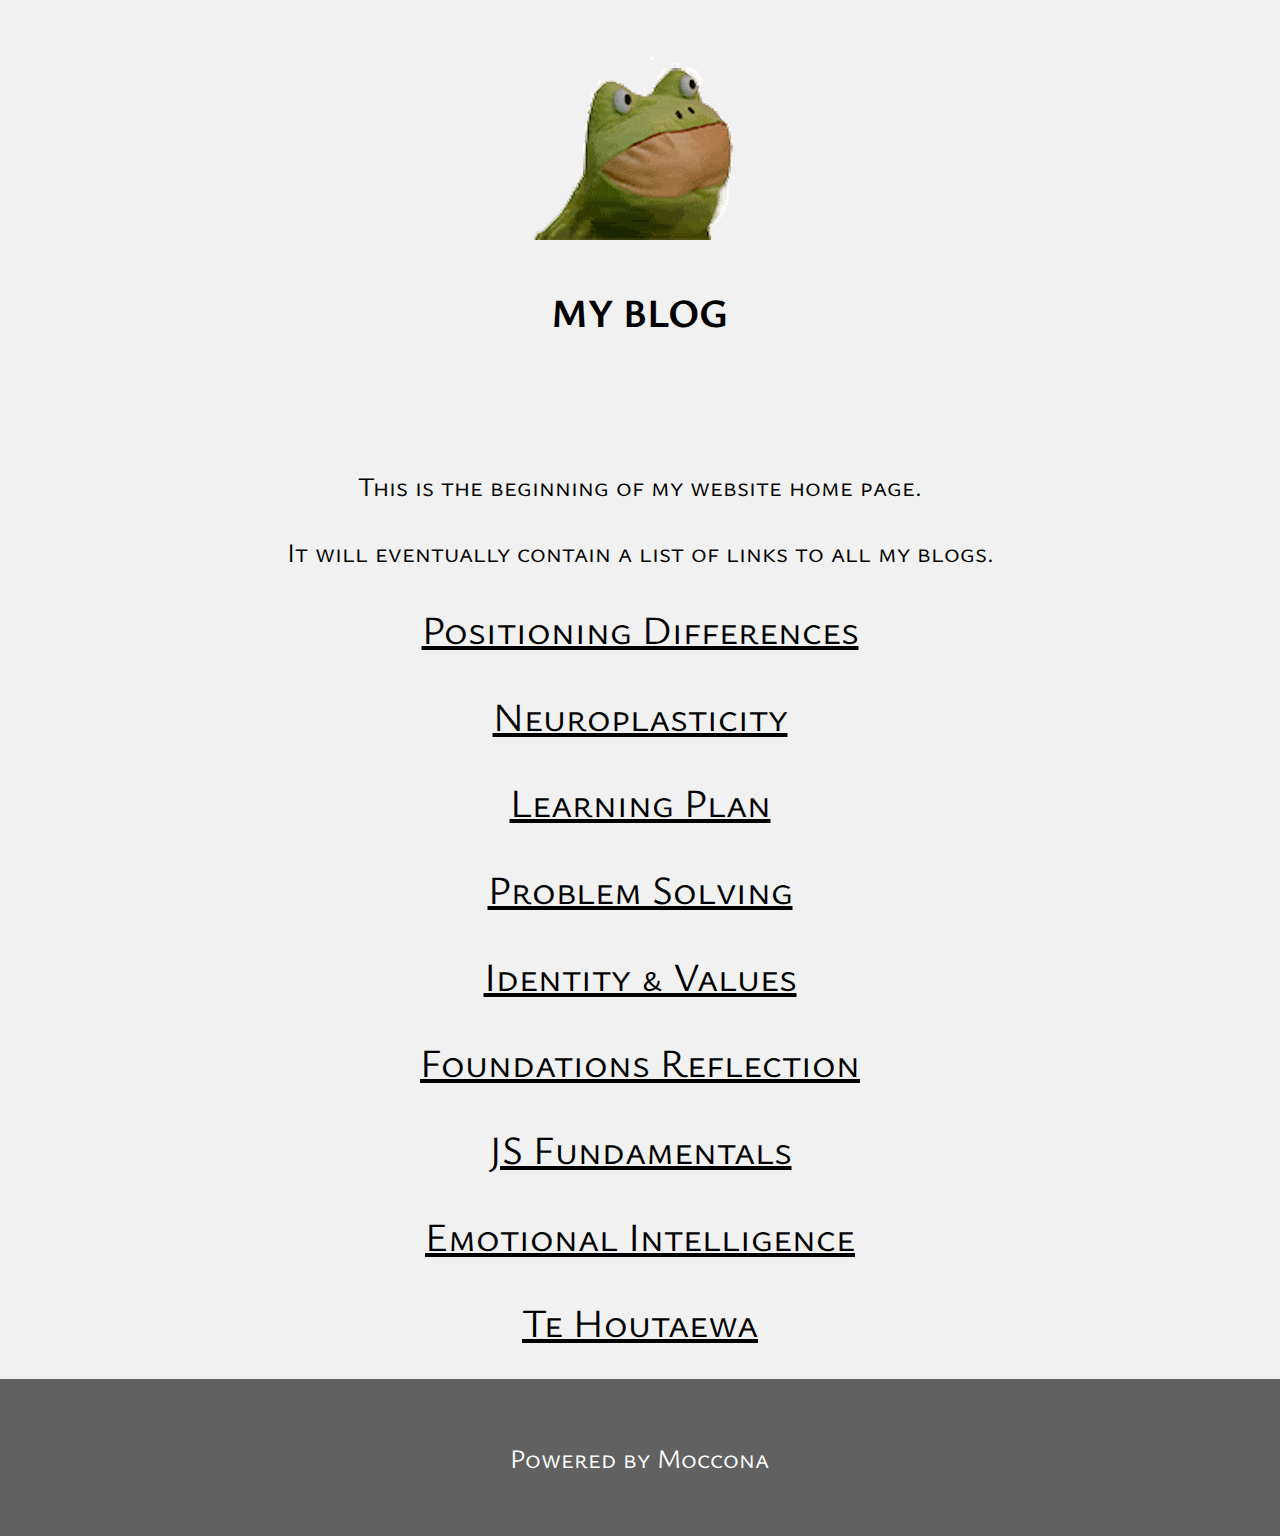
<file: index.html>
<!DOCTYPE html>
<html>
<head>
<title>Well Blog</title>
<meta charset="UTF-8">
<meta name="viewport" content="width=device-width, initial-scale=1">
<link rel="stylesheet" href="https://www.w3schools.com/w3css/4/w3.css">
<link rel="stylesheet" href="https://fonts.googleapis.com/css?family=Raleway">
<style>
body,h1,h2,h3,h4,h5 {font-family: "Raleway", sans-serif}
</style>
</head>
<body class="w3-light-grey">
    <meta name="viewport" content="width=device-width, initial-scale=1" />
    <img src="styles/200-1462683735.gif">
    <link rel="preconnect" href="https://fonts.googleapis.com">
    <link rel="preconnect" href="https://fonts.gstatic.com" crossorigin>
    <link href="https://fonts.googleapis.com/css2?family=Ysabeau+SC&display=swap" rel="stylesheet">
    <title>Well Blog</title>
    <link href="./styles/main.css" rel="stylesheet" type="text/css" />
    <header class="w3-container w3-center w3-padding-32"> 
      <h1><b>MY BLOG</b></h1>
  
</header>
    <p> This is the beginning of my website home page.</p>
    <p> It will eventually contain a list of links to all my blogs. </p>

    <p> <a href="blog/Positioning-Differences.html">Positioning Differences</a> </p>
    <p> <a href="blog/neuroplasticity.html">Neuroplasticity</a></p>
    <p> <a href="blog/learning-plan.html">Learning Plan</a> </p>
    <p> <a href="blog/problem-solving.html">Problem Solving</a></p>
    <p> <a href="blog/identity-values.html">Identity & Values</a> </p>
    <p> <a href="blog/foundations-reflection.html">Foundations Reflection</a></p>
    <p> <a href="blog/javascript-dom.html">JS Fundamentals</a></p>

    <p> <a href="blog/emotional-intelligence.html">Emotional Intelligence</a> </p>
 
    <p> <a href="blog/te-houtaewa-template.html">Te Houtaewa </a> </p>

    <footer class="w3-container w3-dark-grey w3-padding-32 w3-margin-top">
      
      <p>Powered by Moccona</a></p>
    </footer>

    </body>
  
</html>
</file>
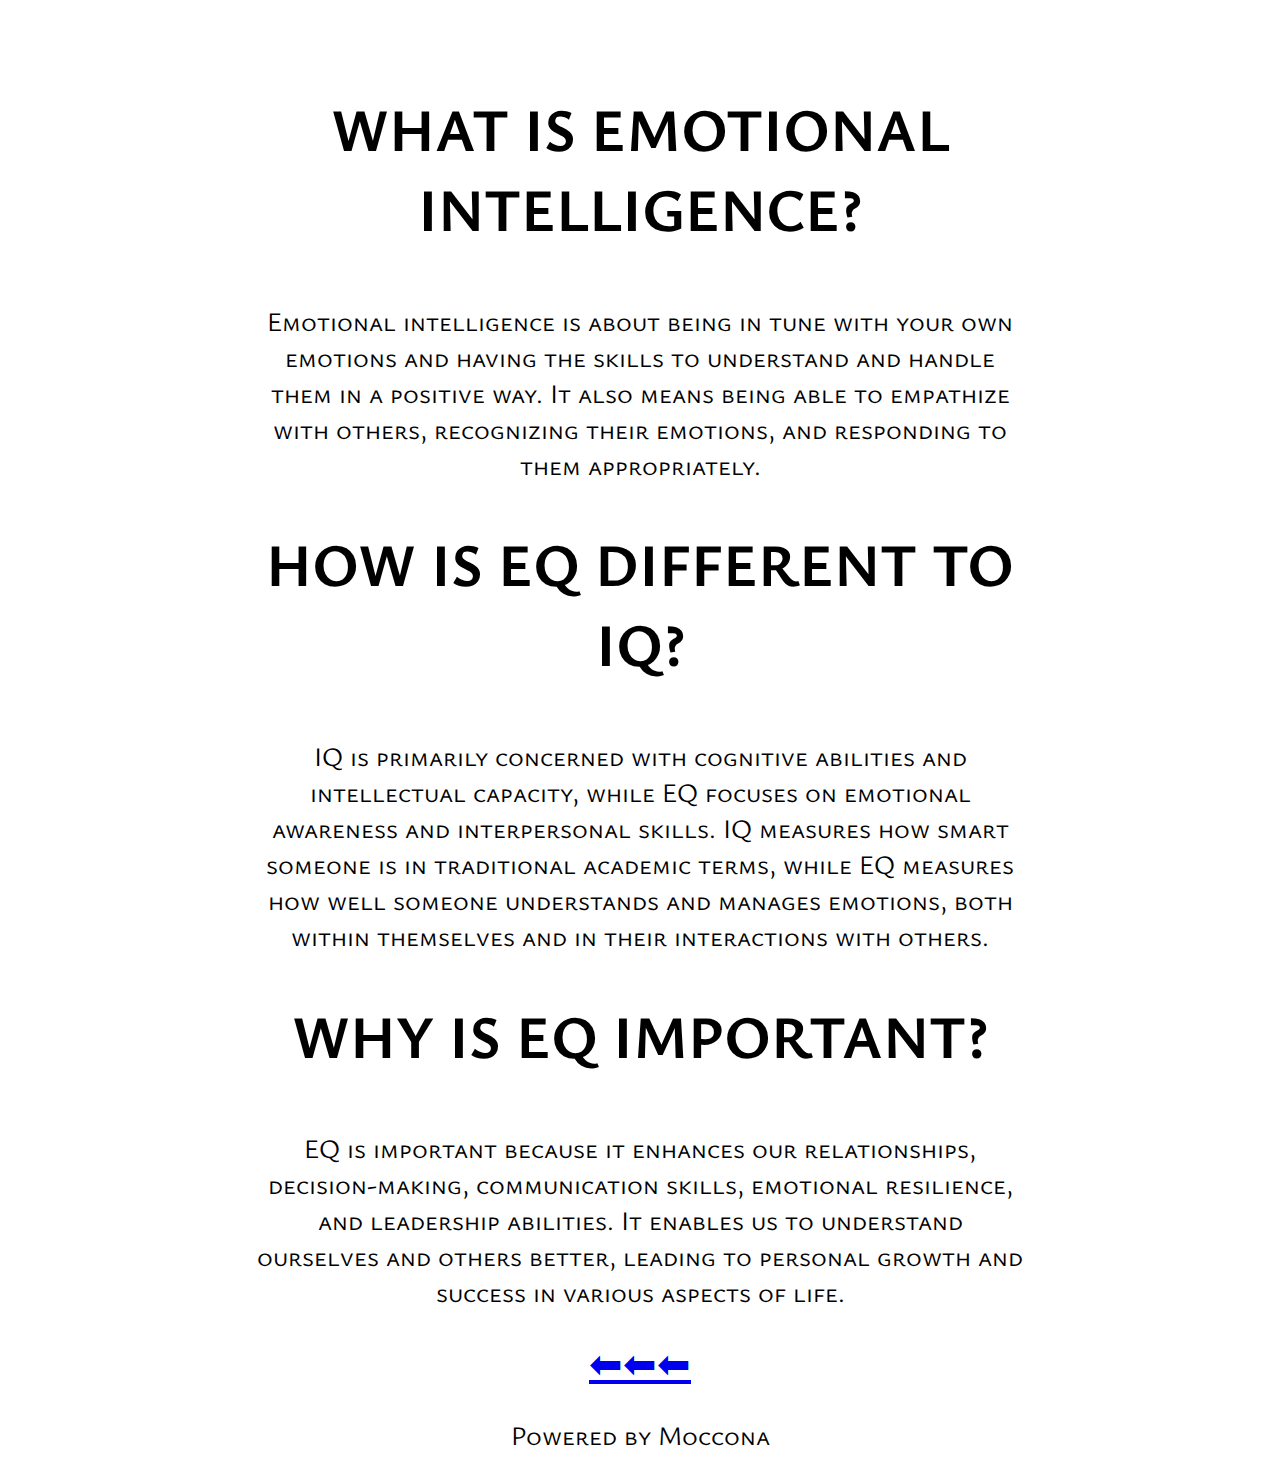
<file: blog/emotional-intelligence.html>
<!DOCTYPE html>
<html>
  <head>
    <meta name="viewport" content="width=device-width, initial-scale=1" />
    <link rel="preconnect" href="https://fonts.googleapis.com" />
    <link rel="preconnect" href="https://fonts.gstatic.com" crossorigin />
    <link
      href="https://fonts.googleapis.com/css2?family=Ysabeau+SC&display=swap"
      rel="stylesheet"
    />
    <title>Well Blog</title>
    <link href="../styles/main.css" rel="stylesheet" type="text/css" />
  </head>
  <body class="w3-light-grey">
    <h1 class="title">WHAT IS EMOTIONAL INTELLIGENCE?</h1>
    <p>
      Emotional intelligence is about being in tune with your own emotions and
      having the skills to understand and handle them in a positive way. It also
      means being able to empathize with others, recognizing their emotions, and
      responding to them appropriately.
    </p>

    <h1 class="title">HOW IS EQ DIFFERENT TO IQ?</h1>

    <p>
      IQ is primarily concerned with cognitive abilities and intellectual
      capacity, while EQ focuses on emotional awareness and interpersonal
      skills. IQ measures how smart someone is in traditional academic terms,
      while EQ measures how well someone understands and manages emotions, both
      within themselves and in their interactions with others.
    </p>

    <h1 class="title">WHY IS EQ IMPORTANT?</h1>

    <p>
      EQ is important because it enhances our relationships, decision-making,
      communication skills, emotional resilience, and leadership abilities. It
      enables us to understand ourselves and others better, leading to personal
      growth and success in various aspects of life.
    </p>

    <p><a href="../index.html">⬅⬅⬅ </a></p>
    <footer class="w3-container w3-dark-grey w3-padding-32 w3-margin-top">
      
      <p>Powered by Moccona</a></p>
    </footer>
  </body>
</html>
</file>
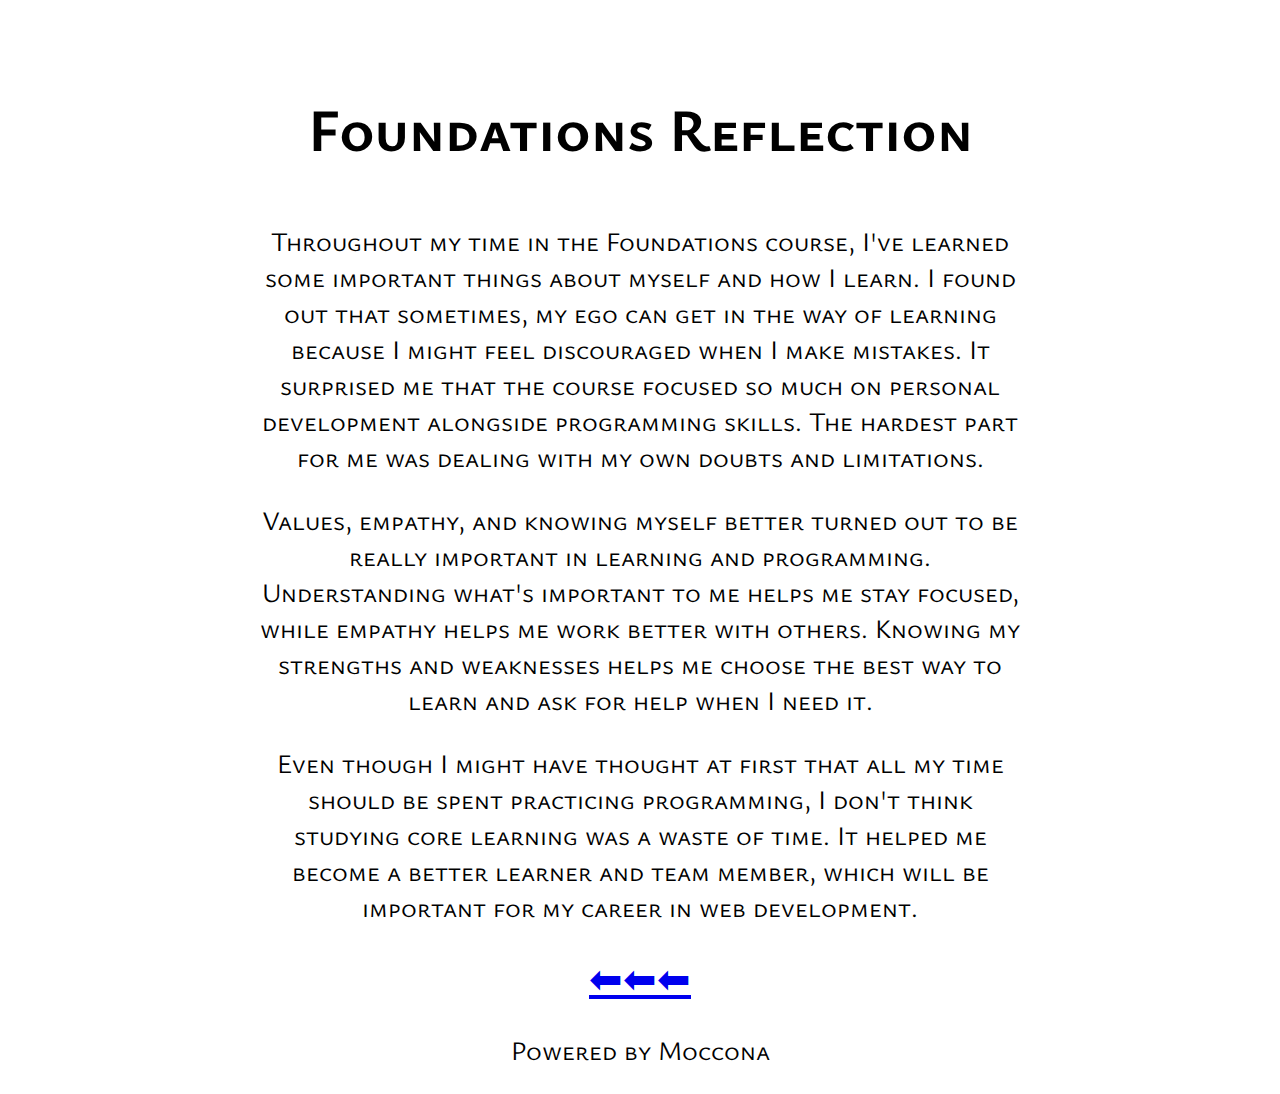
<file: blog/foundations-reflection.html>
<!DOCTYPE html>
<html>
  <head>
    <meta name="viewport" content="width=device-width, initial-scale=1" />
    <link rel="preconnect" href="https://fonts.googleapis.com" />
    <link rel="preconnect" href="https://fonts.gstatic.com" crossorigin />
    <link
      href="https://fonts.googleapis.com/css2?family=Ysabeau+SC&display=swap"
      rel="stylesheet"
    />
    <title>Well Blog</title>
    <link href="../styles/main.css" rel="stylesheet" type="text/css" />
  </head>
  <body class="w3-light-grey">
    <h1 class="title">Foundations Reflection</h1>
    <p>
      Throughout my time in the Foundations course, I've learned some important things about myself and how I learn. I found out that sometimes, my ego can get in the way of learning because I might feel discouraged when I make mistakes. It surprised me that the course focused so much on personal development alongside programming skills. The hardest part for me was dealing with my own doubts and limitations.
    </p>
    <p>Values, empathy, and knowing myself better turned out to be really important in learning and programming. Understanding what's important to me helps me stay focused, while empathy helps me work better with others. Knowing my strengths and weaknesses helps me choose the best way to learn and ask for help when I need it.</p>
    <p>Even though I might have thought at first that all my time should be spent practicing programming, I don't think studying core learning was a waste of time. It helped me become a better learner and team member, which will be important for my career in web development.</p>
    <p><a href="../index.html">⬅⬅⬅ </a></p>
    <footer class="w3-container w3-dark-grey w3-padding-32 w3-margin-top">
      
      <p>Powered by Moccona</a></p>
    </footer>
  </body>
</html>
</file>
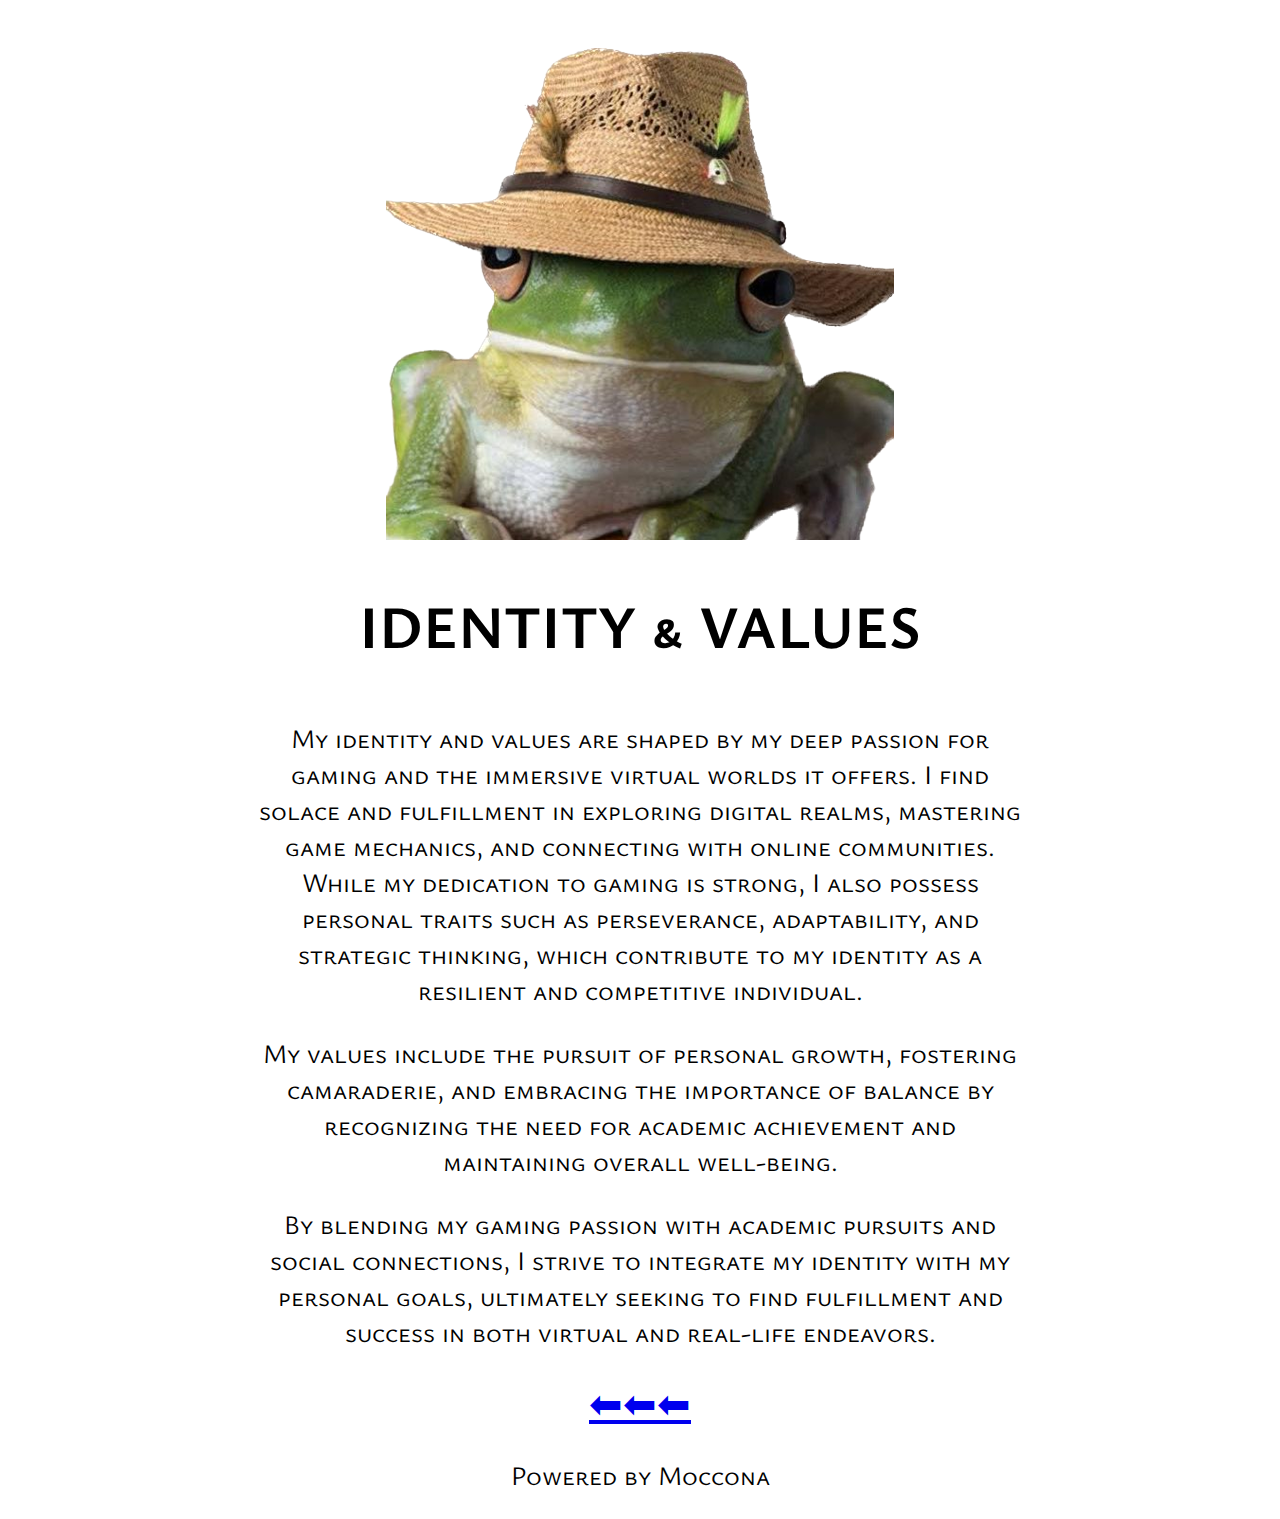
<file: blog/identity-values.html>
<!DOCTYPE html>
<html>
  <head>
    <meta name="viewport" content="width=device-width, initial-scale=1" />
    <img src="../styles/frog2.png" />
    <link rel="preconnect" href="https://fonts.googleapis.com" />
    <link rel="preconnect" href="https://fonts.gstatic.com" crossorigin />
    <link
      href="https://fonts.googleapis.com/css2?family=Ysabeau+SC&display=swap"
      rel="stylesheet"
    />
    <title>Well Blog</title>
    <link href="../styles/main.css" rel="stylesheet" type="text/css" />
  </head>

  <body class="w3-light-grey">
    <h1 class="title">IDENTITY & VALUES</h1>

    <p>
      My identity and values are shaped by my deep passion for gaming and the
      immersive virtual worlds it offers. I find solace and fulfillment in
      exploring digital realms, mastering game mechanics, and connecting with
      online communities. While my dedication to gaming is strong, I also
      possess personal traits such as perseverance, adaptability, and strategic
      thinking, which contribute to my identity as a resilient and competitive
      individual. </p>

      <p>
      
      My values include the pursuit of personal growth, fostering
      camaraderie, and embracing the importance of balance by recognizing the
      need for academic achievement and maintaining overall well-being. 
      </p>
      <p>
      By
      blending my gaming passion with academic pursuits and social connections,
      I strive to integrate my identity with my personal goals, ultimately seeking to find fulfillment and success in
      both virtual and real-life endeavors.
    </p>

    <p><a href="../index.html">⬅⬅⬅ </a></p>
    <footer class="w3-container w3-dark-grey w3-padding-32 w3-margin-top">
      
      <p>Powered by Moccona</a></p>
    </footer>
  </body>
</html>
</file>
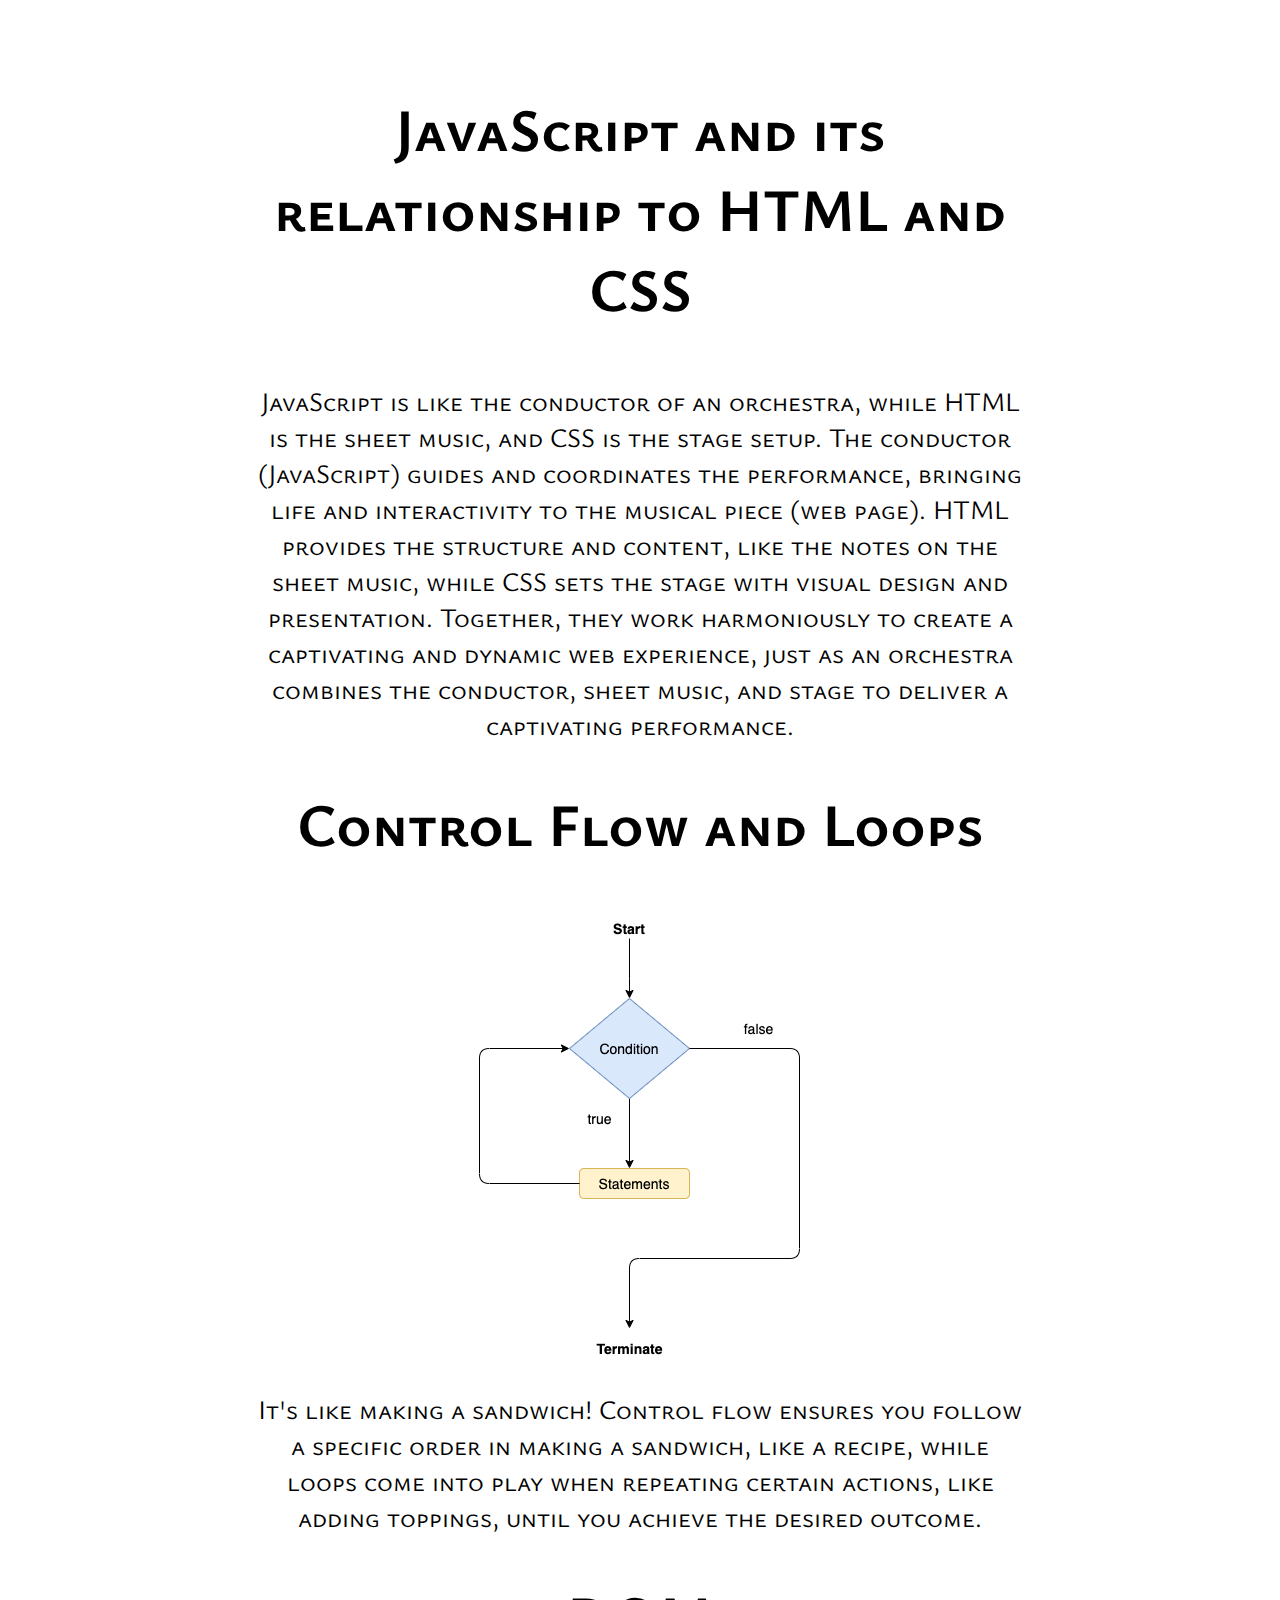
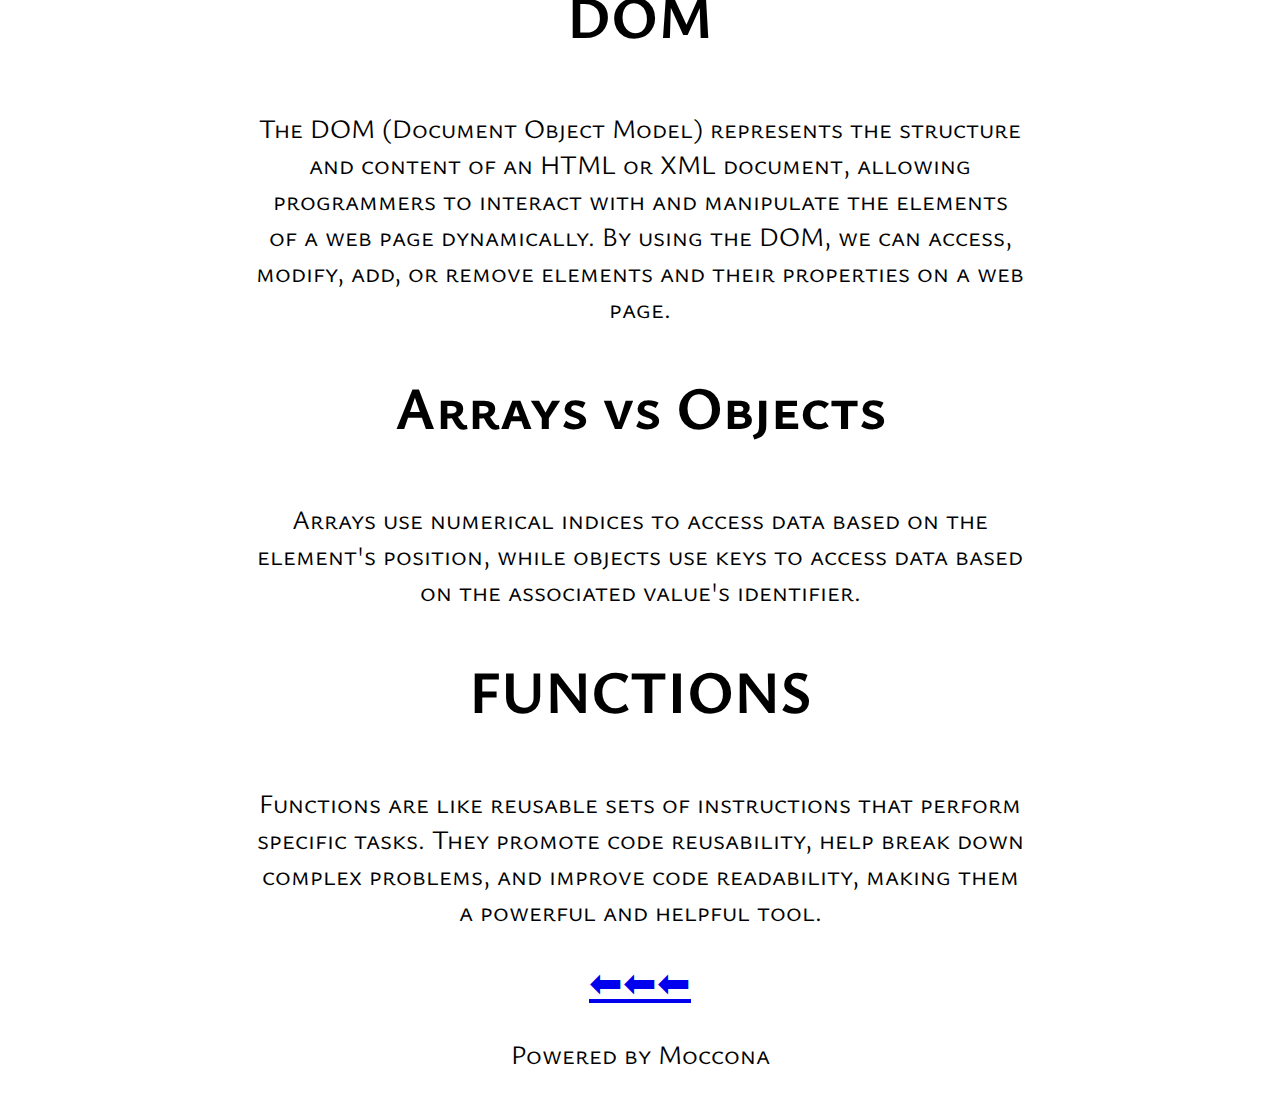
<file: blog/javascript-dom.html>
<!DOCTYPE html>
<html>
  <head>
    <meta name="viewport" content="width=device-width, initial-scale=1" />
    <link rel="preconnect" href="https://fonts.googleapis.com" />
    <link rel="preconnect" href="https://fonts.gstatic.com" crossorigin />
    <link
      href="https://fonts.googleapis.com/css2?family=Ysabeau+SC&display=swap"
      rel="stylesheet"
    />
    <title>Well Blog</title>
    <link href="../styles/main.css" rel="stylesheet" type="text/css" />
  </head>
  <body class="w3-light-grey">
    <h1 class="title">JavaScript and its relationship to HTML and CSS</h1>
    <p>
      JavaScript is like the conductor of an orchestra, while HTML is the sheet
      music, and CSS is the stage setup. The conductor (JavaScript) guides and
      coordinates the performance, bringing life and interactivity to the
      musical piece (web page). HTML provides the structure and content, like
      the notes on the sheet music, while CSS sets the stage with visual design
      and presentation. Together, they work harmoniously to create a captivating
      and dynamic web experience, just as an orchestra combines the conductor,
      sheet music, and stage to deliver a captivating performance.
    </p>
    <h1 class="title">Control Flow and Loops</h1>
    <img src="../styles/control-flow-in-java2.png" />
    <p>
      It's like making a sandwich! Control flow ensures you follow a specific
      order in making a sandwich, like a recipe, while loops come into play when
      repeating certain actions, like adding toppings, until you achieve the
      desired outcome.
    </p>
    <h1 class="title">DOM</h1>
    <p>
      The DOM (Document Object Model) represents the structure and content of an
      HTML or XML document, allowing programmers to interact with and manipulate
      the elements of a web page dynamically. By using the DOM, we can access,
      modify, add, or remove elements and their properties on a web page.
    </p>

    <h1 class="title">Arrays vs Objects</h1>

    <p>
      Arrays use numerical indices to access data based on the element's
      position, while objects use keys to access data based on the associated
      value's identifier.
    </p>

    <h1 class="title">FUNCTIONS</h1>

    <p>
      Functions are like reusable sets of instructions that perform specific
      tasks. They promote code reusability, help break down complex problems,
      and improve code readability, making them a powerful and helpful tool.
    </p>
    <p><a href="../index.html">⬅⬅⬅ </a></p>
    <footer class="w3-container w3-dark-grey w3-padding-32 w3-margin-top">
      
      <p>Powered by Moccona</a></p>
    </footer>
  </body>
</html>
</file>
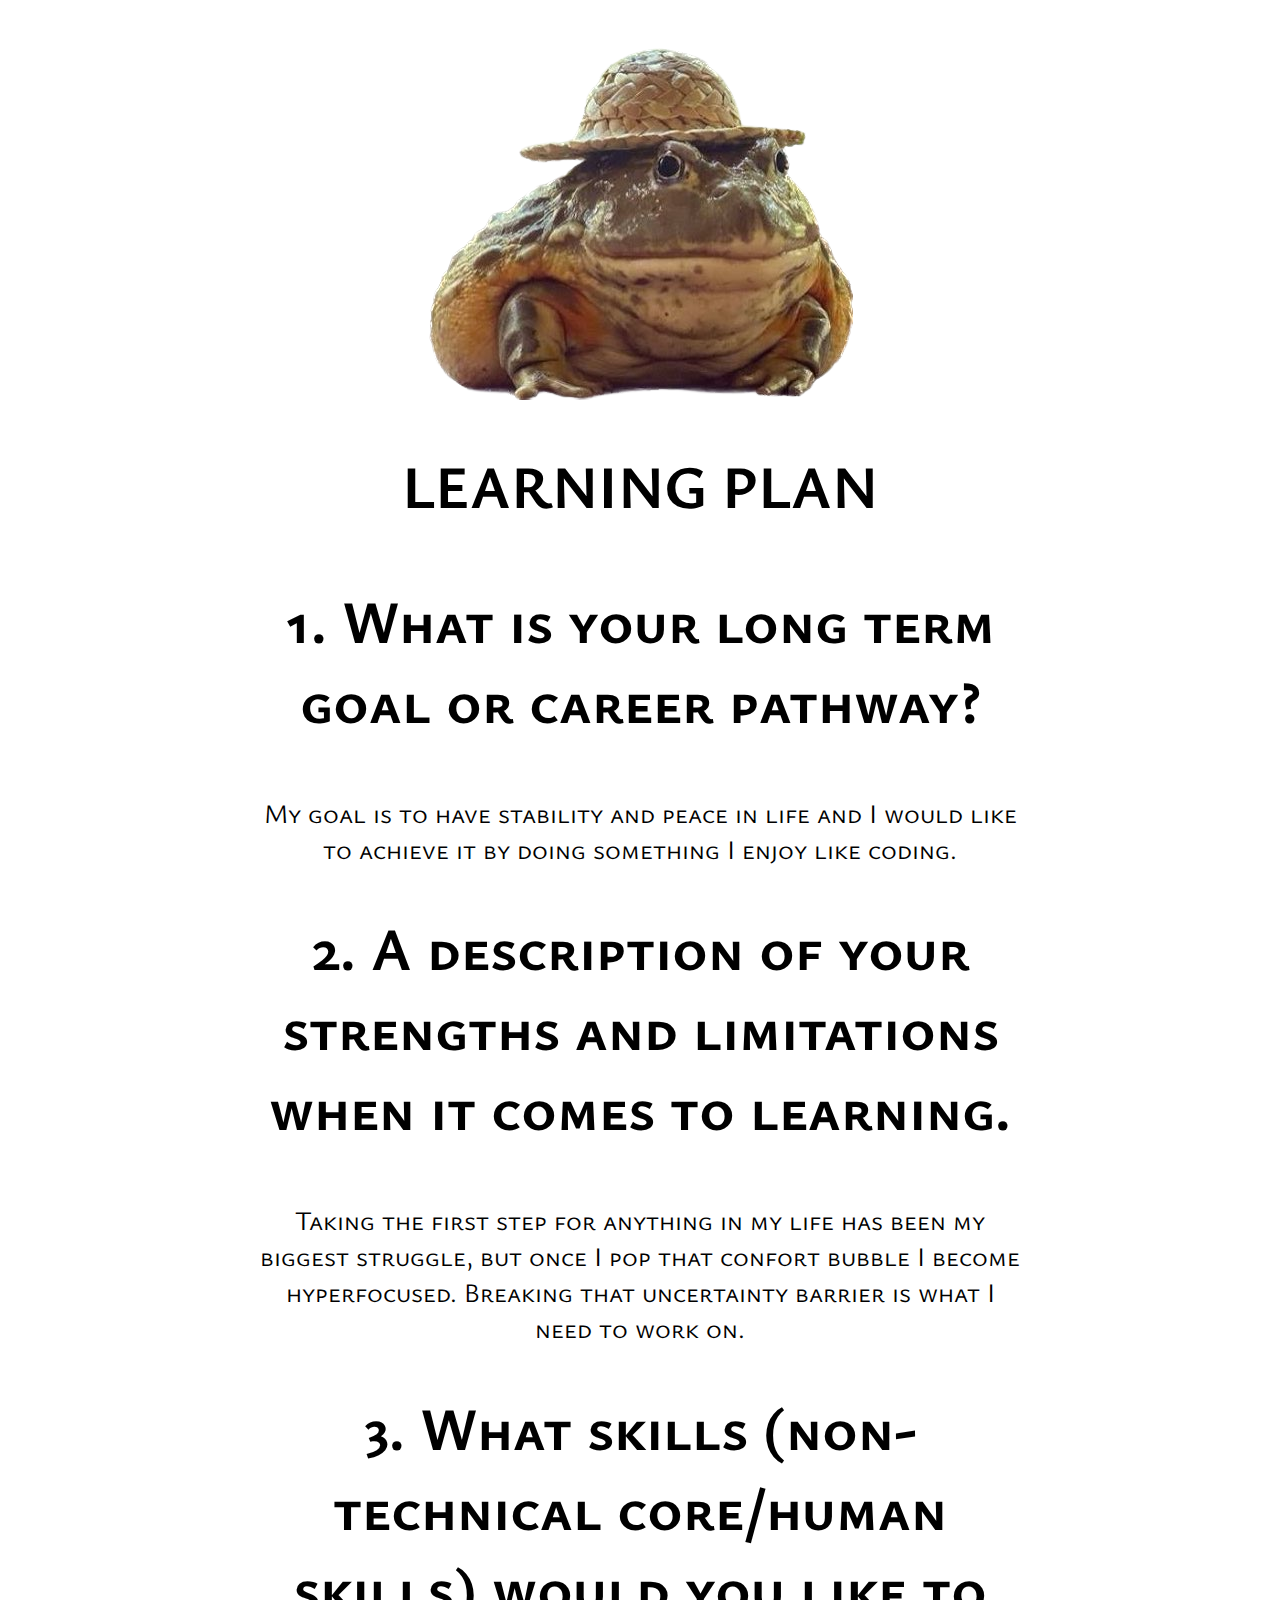
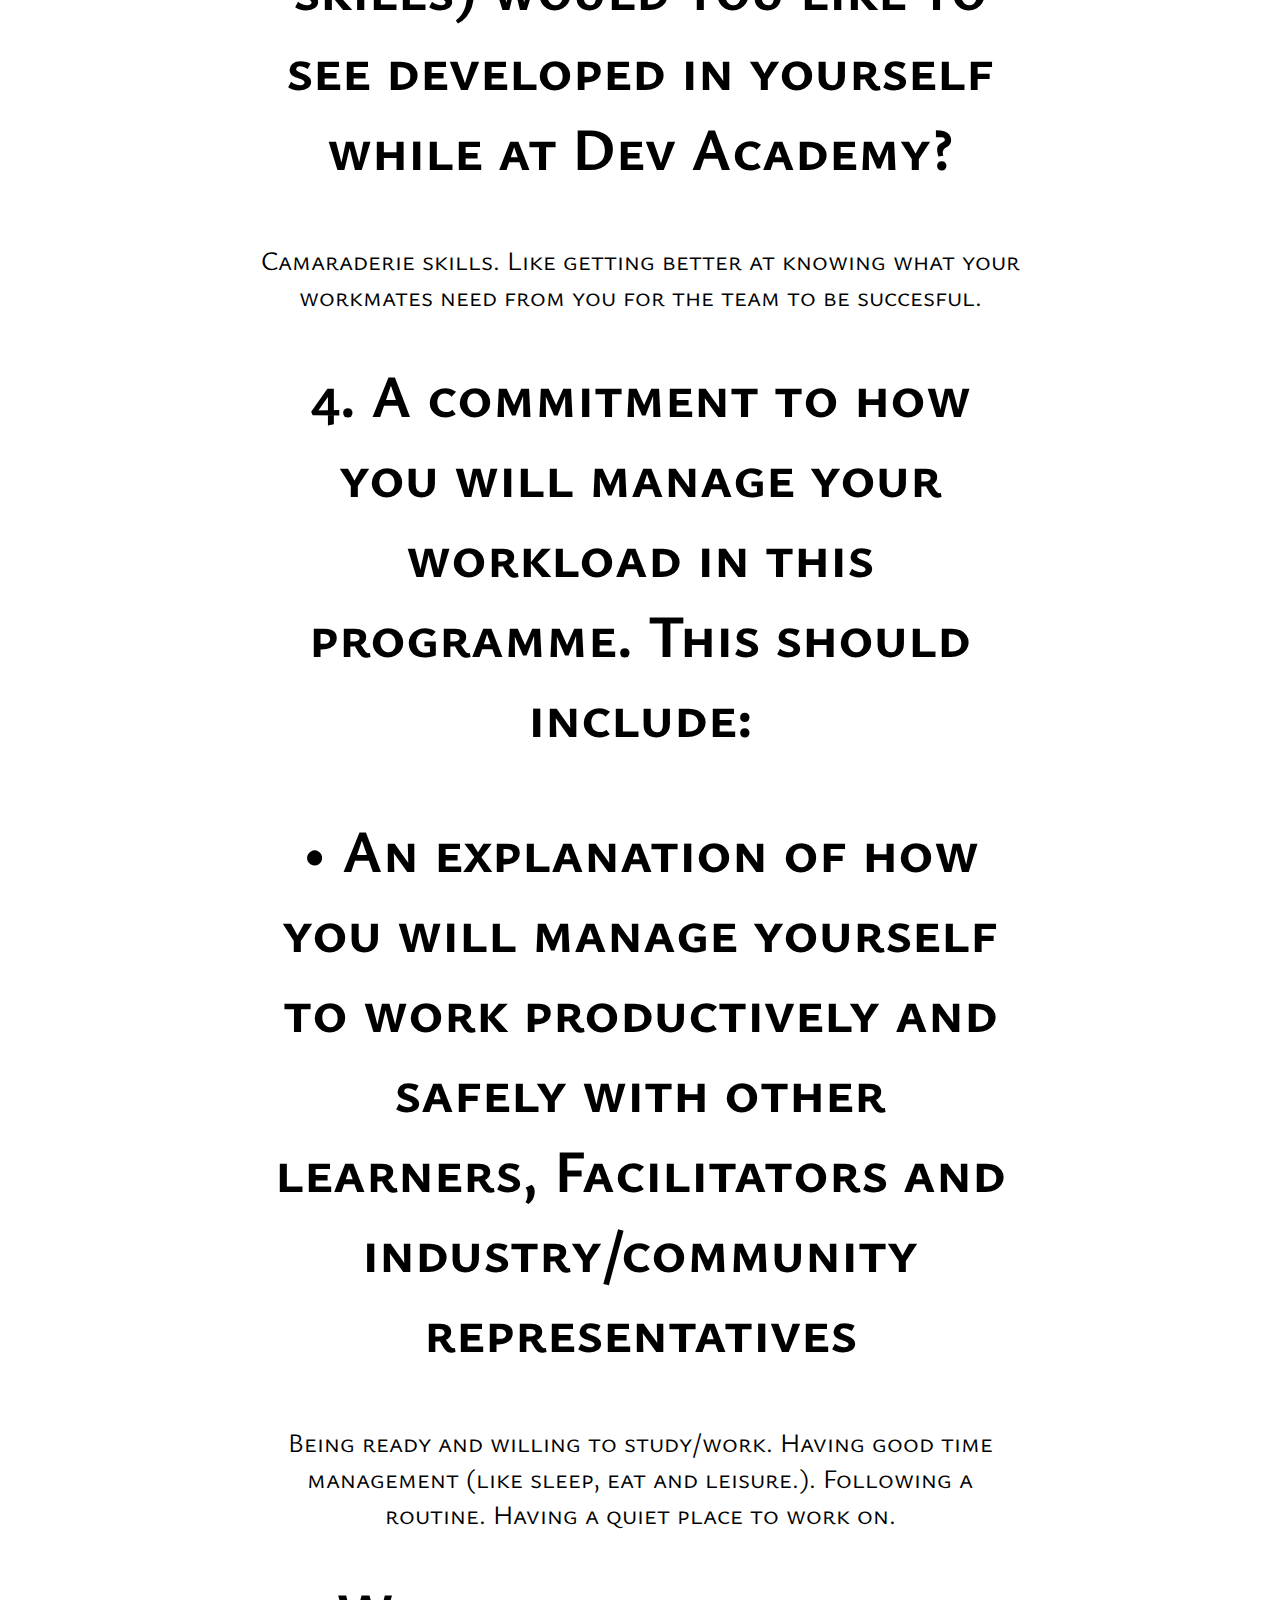
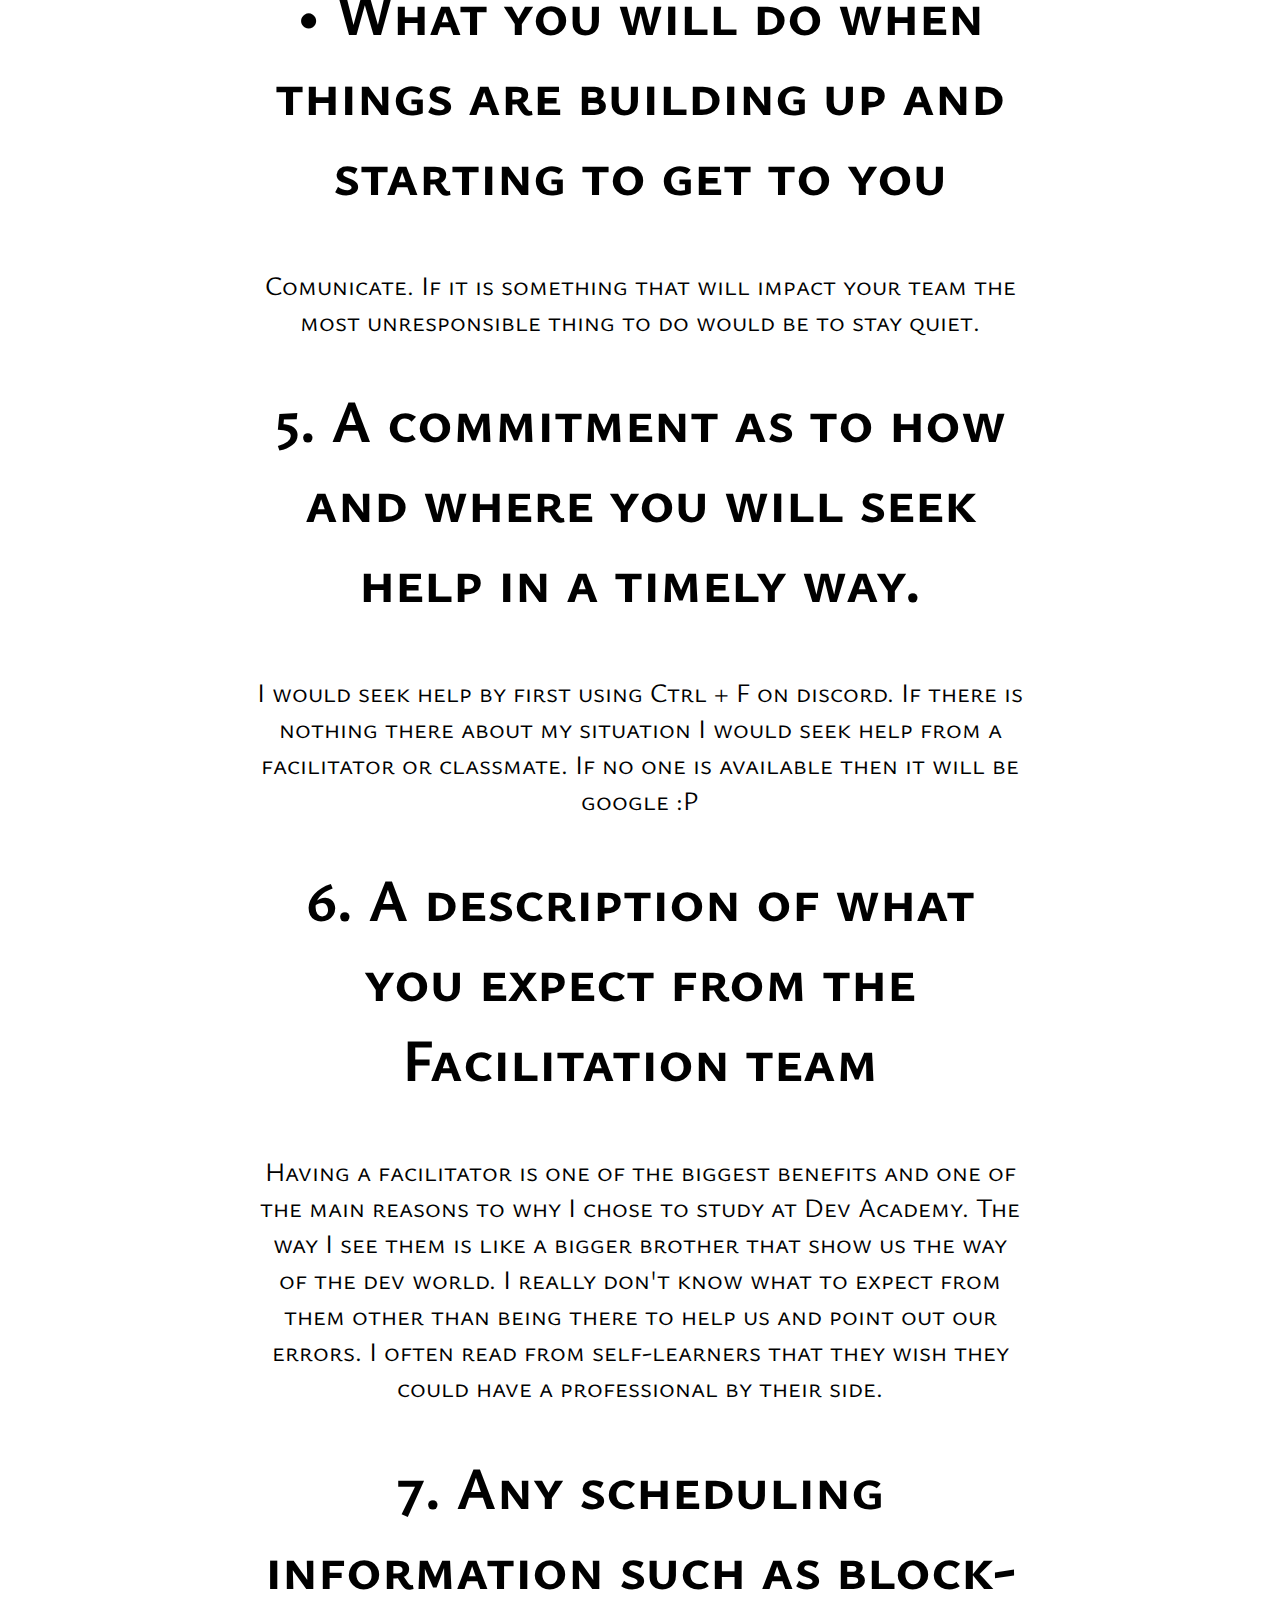
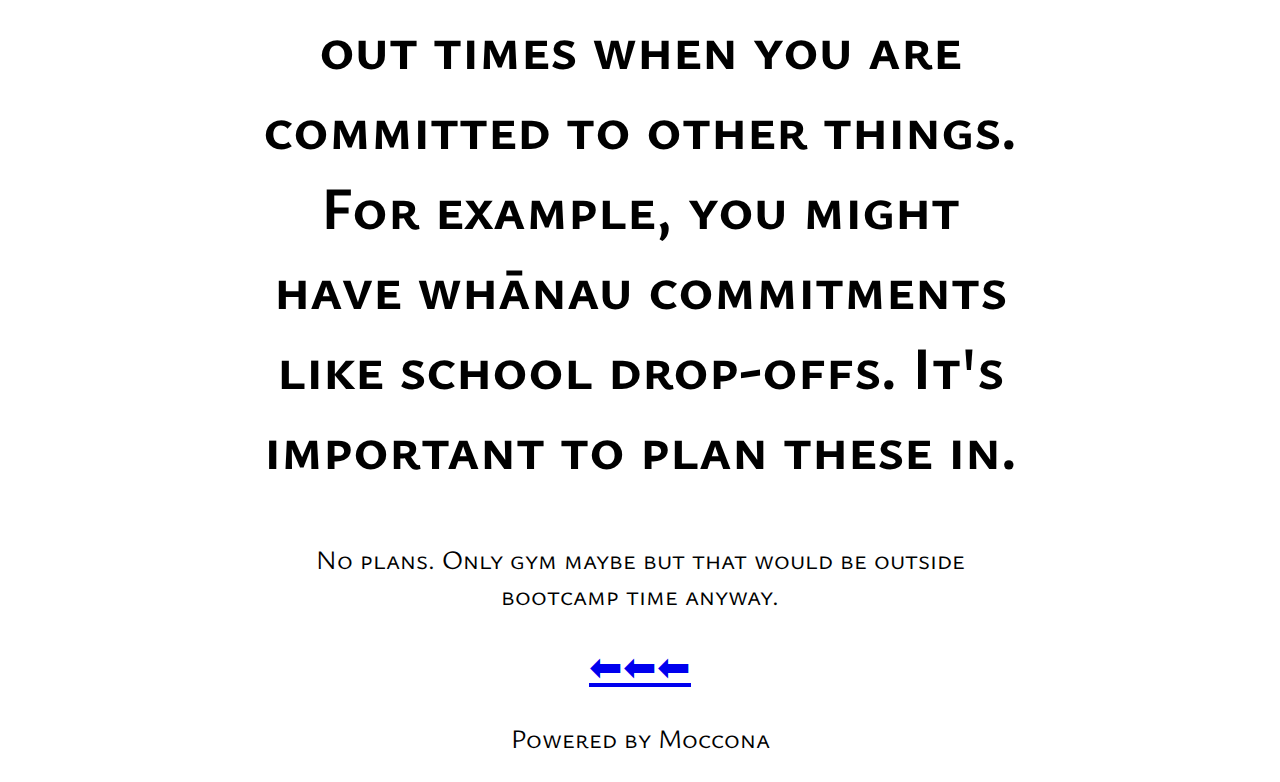
<file: blog/learning-plan.html>
<!DOCTYPE html>
<html>
  <head>
    <meta name="viewport" content="width=device-width, initial-scale=1" />
    <img src="../styles/frog1.png" />
<link rel="preconnect" href="https://fonts.googleapis.com" />
    <link rel="preconnect" href="https://fonts.gstatic.com" crossorigin />
    <link
      href="https://fonts.googleapis.com/css2?family=Ysabeau+SC&display=swap"
      rel="stylesheet"
    />
    <title>Well Blog</title>
<link href="../styles/main.css" rel="stylesheet" type="text/css" />
  </head>

  <body class="w3-light-grey">
    <h1 class="title">LEARNING PLAN</h1>
    <h1 class="title">1. What is your long term goal or career pathway?</h1>

    <p>
      My goal is to have stability and peace in life and I would like to achieve it by doing something I enjoy like coding.
    </p>

    <h1 class="title">2. A description of your strengths and limitations when it comes to learning.
    </h1>
    <p>Taking the first step for anything in my life has been my biggest struggle, but once I pop that confort bubble I become hyperfocused. Breaking that uncertainty barrier is what I need to work on.
    </p>

    <h1 class="title">3. What skills (non-technical core/human skills) would you like to see developed in yourself while at Dev Academy? 
    </h1>
    <p>Camaraderie skills. Like getting better at knowing what your workmates need from you for the team to be succesful.
    </p>

    <h1 class="title">4. A commitment to how you will manage your workload in this programme. This should include:</h1>
      <h1 class="title">• An explanation of how you will manage yourself to work productively and safely with other learners, Facilitators and industry/community representatives
    </h1>
<p>Being ready and willing to study/work. Having good time management (like sleep, eat and leisure.). Following a routine. Having a quiet place to work on.</p>
<h1 class="title">• What you will do when things are building up and starting to get to you</h1>

<p>Comunicate. If it is something that will impact your team the most unresponsible thing to do would be to stay quiet.</p>

<h1 class="title">5. A commitment as to how and where you will seek help in a timely way.</h1>
<p>I would seek help by first using Ctrl + F on discord. If there is nothing there about my situation I would seek help from a facilitator or classmate. If no one is available then it will be google :P
</p>

<h1 class="title">6. A description of what you expect from the Facilitation team
</h1>

<p>Having a facilitator is one of the biggest benefits and one of the main reasons to why I chose to study at Dev Academy. The way I see them is like a bigger brother that show us the way of the dev world. I really don't know what to expect from them other than being there to help us and point out our errors. I often read from self-learners that they wish they could have a professional by their side.</p>

<h1 class="title">7. Any scheduling information such as block-out times when you are committed to other things. For example, you might have whānau commitments like school drop-offs. It's important to plan these in.
</h1>

<p>No plans. Only gym maybe but that would be outside bootcamp time anyway.</p>

    <p><a href="../index.html">⬅⬅⬅ </a></p>
    <footer class="w3-container w3-dark-grey w3-padding-32 w3-margin-top">
      
      <p>Powered by Moccona</a></p>
    </footer>
  </body>
</html>
</file>
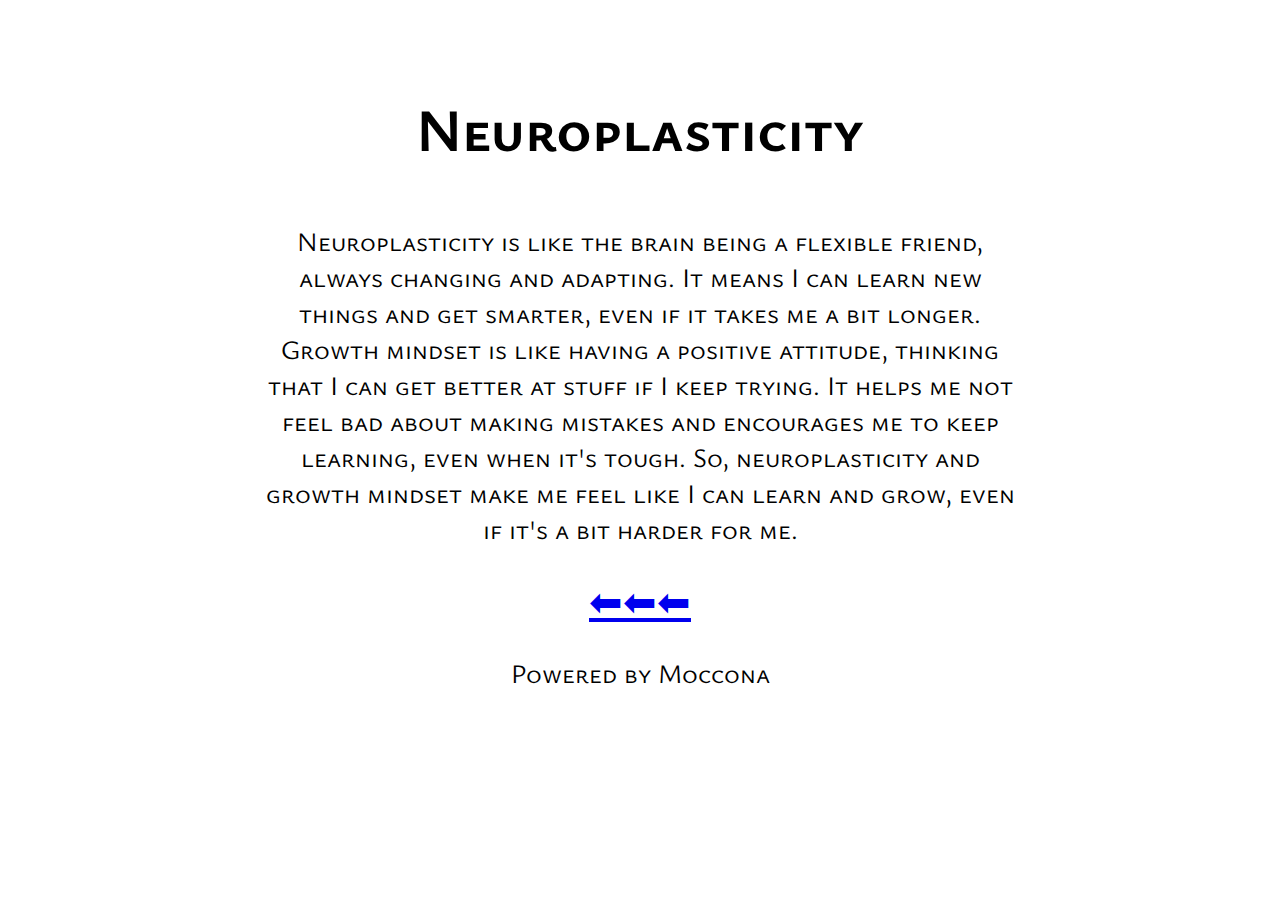
<file: blog/neuroplasticity.html>
<!DOCTYPE html>
<html>
  <head>
    <meta name="viewport" content="width=device-width, initial-scale=1" />
    <link rel="preconnect" href="https://fonts.googleapis.com" />
    <link rel="preconnect" href="https://fonts.gstatic.com" crossorigin />
    <link
      href="https://fonts.googleapis.com/css2?family=Ysabeau+SC&display=swap"
      rel="stylesheet"
    />
    <title>Well Blog</title>
    <link href="../styles/main.css" rel="stylesheet" type="text/css" />
  </head>
  <body class="w3-light-grey">
    <h1 class="title">Neuroplasticity</h1>
    <p>
      Neuroplasticity is like the brain being a flexible friend, always changing
      and adapting. It means I can learn new things and get smarter, even if it
      takes me a bit longer. Growth mindset is like having a positive attitude,
      thinking that I can get better at stuff if I keep trying. It helps me not
      feel bad about making mistakes and encourages me to keep learning, even
      when it's tough. So, neuroplasticity and growth mindset make me feel like
      I can learn and grow, even if it's a bit harder for me.
    </p>

    <p><a href="../index.html">⬅⬅⬅ </a></p>
    <footer class="w3-container w3-dark-grey w3-padding-32 w3-margin-top">
      
      <p>Powered by Moccona</a></p>
    </footer>
  </body>
</html>
</file>
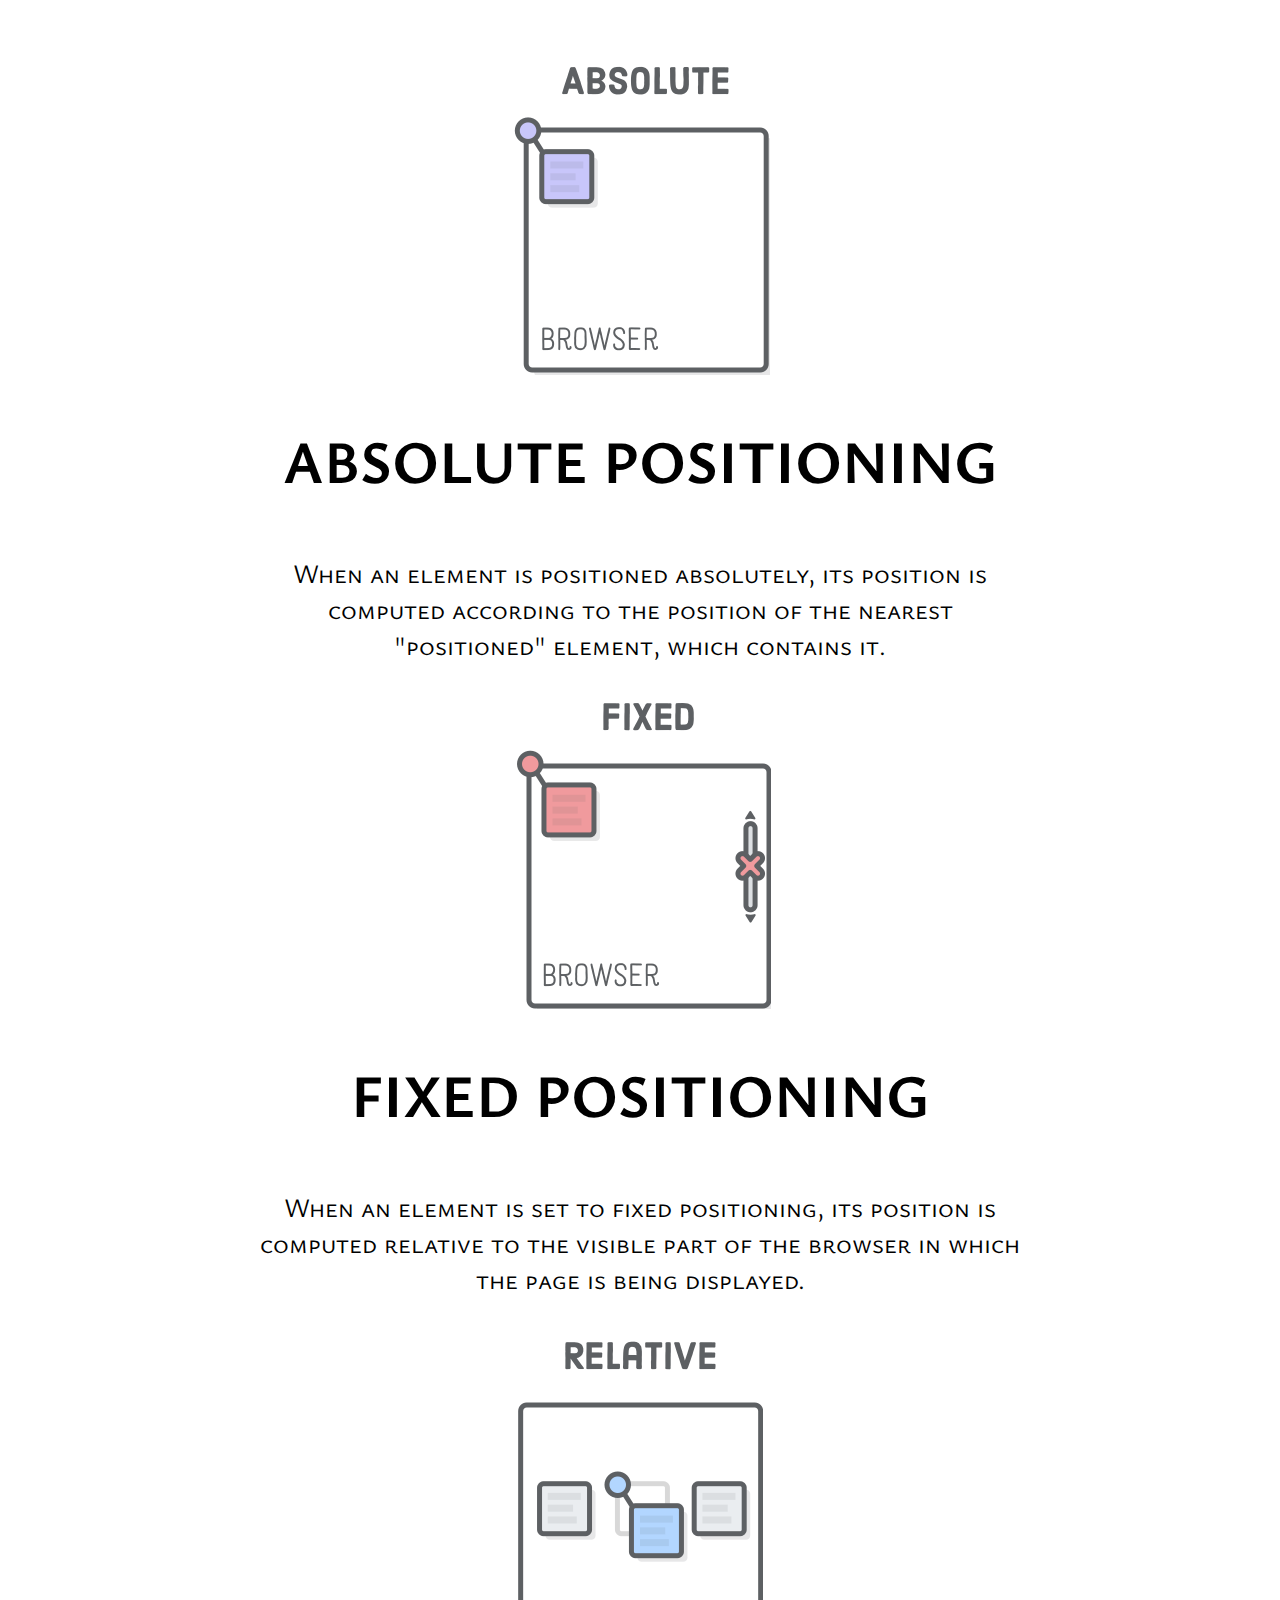
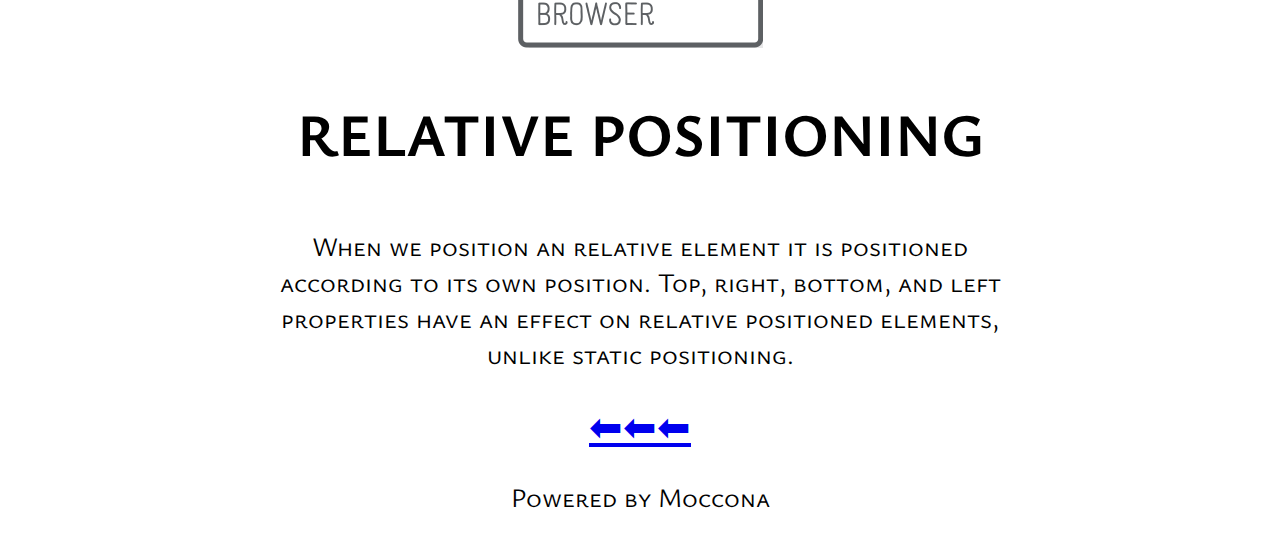
<file: blog/Positioning-Differences.html>
<!DOCTYPE html>
<html>
  <head>
    <meta name="viewport" content="width=device-width, initial-scale=1" />
    <img src="../styles/absolute.png">
    <link rel="preconnect" href="https://fonts.googleapis.com">
    <link rel="preconnect" href="https://fonts.gstatic.com" crossorigin>
    <link href="https://fonts.googleapis.com/css2?family=Ysabeau+SC&display=swap" rel="stylesheet">
    <title>Well Blog</title>
    <link href="../styles/main.css" rel="stylesheet" type="text/css" />
  <body class="w3-light-grey">
    <h1 class="title"> ABSOLUTE POSITIONING</h1>
    <p>When an element is positioned absolutely, its position is 
      computed according to the position of the nearest "positioned" element, which contains it.</p>

      <img src="../styles/fixed.png">
      <h1 class="title">FIXED POSITIONING</h1>
      <p>When an element is set to fixed positioning, its position is computed relative to the visible part of the browser in which the page is being displayed.</p>

      <img src="../styles/relative.png">
      <h1 class="title">RELATIVE POSITIONING</h1>
      <p>When we position an relative element it is positioned according to its own position. Top, right, bottom, and left properties have an effect on relative positioned elements, unlike static positioning.</p>


   
 
    <p> <a href="../index.html">⬅⬅⬅ </a> </p>
    <footer class="w3-container w3-dark-grey w3-padding-32 w3-margin-top">
      
      <p>Powered by Moccona</a></p>
    </footer>

  </body>
  
</html>
</file>
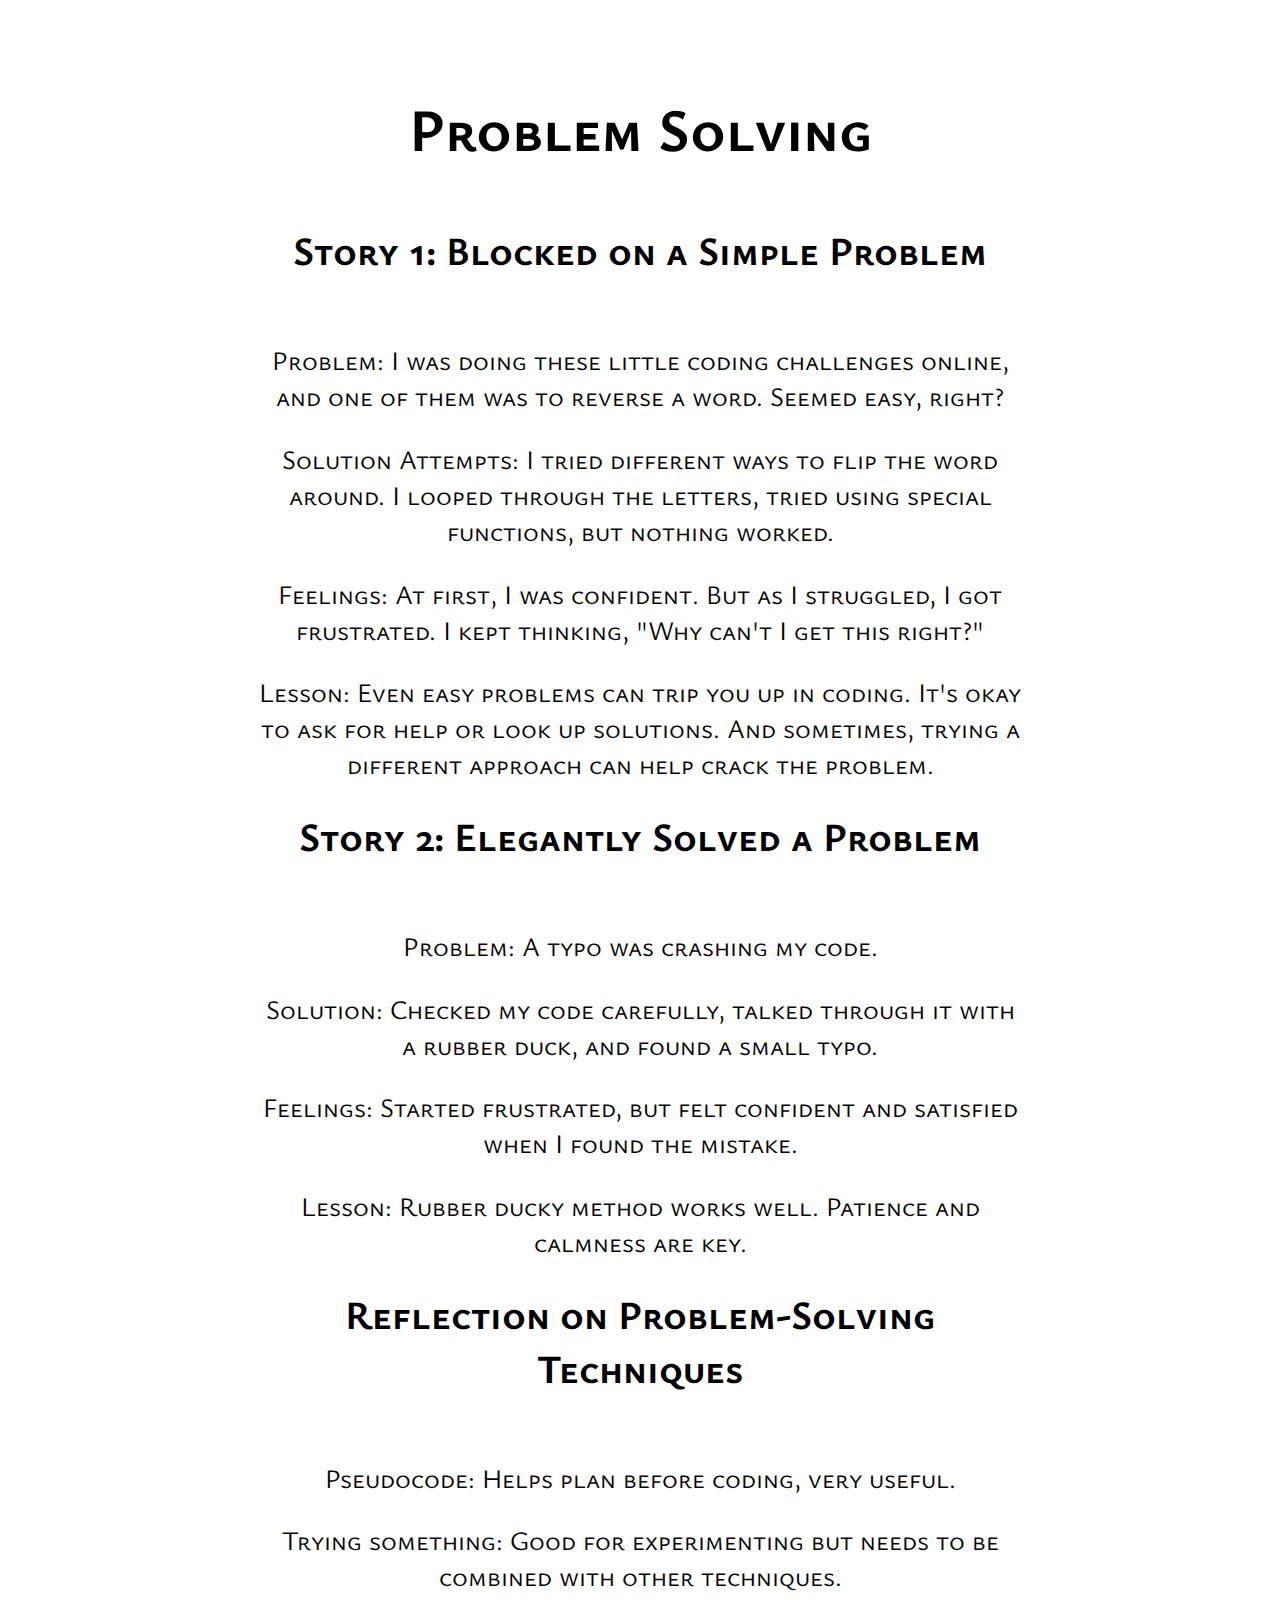
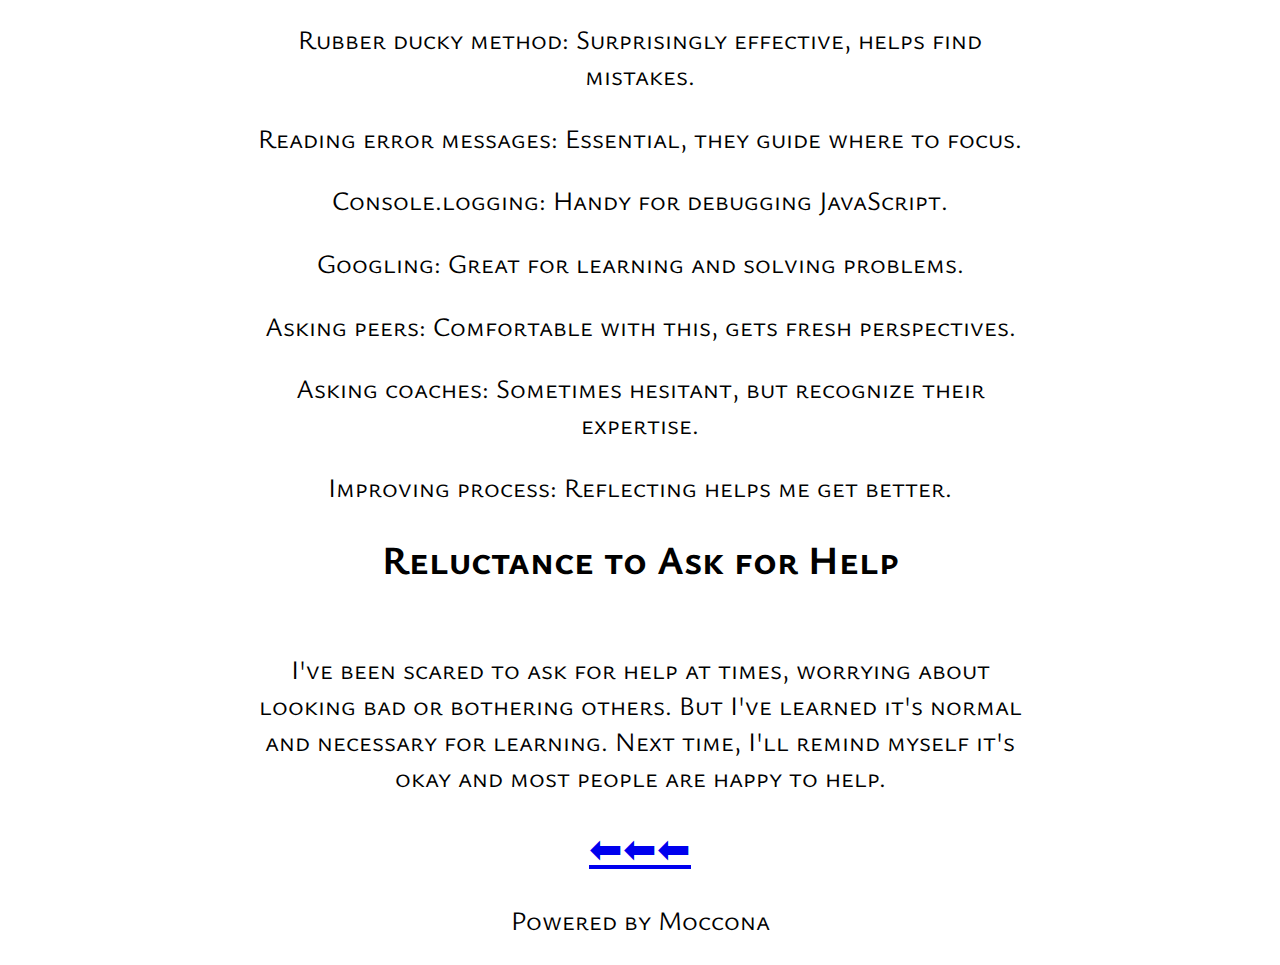
<file: blog/problem-solving.html>
<!DOCTYPE html>
<html>
  <head>
    <meta name="viewport" content="width=device-width, initial-scale=1" />
    <link rel="preconnect" href="https://fonts.googleapis.com" />
    <link rel="preconnect" href="https://fonts.gstatic.com" crossorigin />
    <link
      href="https://fonts.googleapis.com/css2?family=Ysabeau+SC&display=swap"
      rel="stylesheet"
    />
    <title>Well Blog</title>
    <link href="../styles/main.css" rel="stylesheet" type="text/css" />
  </head>
  <body class="w3-light-grey">
    <h1 class="title">Problem Solving</h1>
    
   <h1> Story 1: Blocked on a Simple Problem</h1> 
    <p> Problem: I was doing these little coding challenges online, and one of them was to reverse a word. Seemed easy, right?</p>
    <p>Solution Attempts: I tried different ways to flip the word around. I looped through the letters, tried using special functions, but nothing worked.</p>
    <p>Feelings: At first, I was confident. But as I struggled, I got frustrated. I kept thinking, "Why can't I get this right?"</p>
    <p>Lesson: Even easy problems can trip you up in coding. It's okay to ask for help or look up solutions. And sometimes, trying a different approach can help crack the problem.</p>

    <h1>Story 2: Elegantly Solved a Problem</h1>
  <p>Problem: A typo was crashing my code.</p>
  <p>Solution: Checked my code carefully, talked through it with a rubber duck, and found a small typo.</p>
  <p>Feelings: Started frustrated, but felt confident and satisfied when I found the mistake.</p>
  <p>Lesson: Rubber ducky method works well. Patience and calmness are key.</p>
  
  <h1>Reflection on Problem-Solving Techniques</h1>
 <p>Pseudocode: Helps plan before coding, very useful.</p>
 <p>Trying something: Good for experimenting but needs to be combined with other techniques.</p>
 <p>Rubber ducky method: Surprisingly effective, helps find mistakes.</p>
 <p>Reading error messages: Essential, they guide where to focus.</p>
 <p>Console.logging: Handy for debugging JavaScript.</p>
 <p>Googling: Great for learning and solving problems.</p>
 <p>Asking peers: Comfortable with this, gets fresh perspectives.</p>
 <p>Asking coaches: Sometimes hesitant, but recognize their expertise.</p>
 <p>Improving process: Reflecting helps me get better.</p>
 
 <h1>Reluctance to Ask for Help</h1>
<p>I've been scared to ask for help at times, worrying about looking bad or bothering others. But I've learned it's normal and necessary for learning. Next time, I'll remind myself it's okay and most people are happy to help.</p>


    <p><a href="../index.html">⬅⬅⬅ </a></p>
    <footer class="w3-container w3-dark-grey w3-padding-32 w3-margin-top">
      
      <p>Powered by Moccona</a></p>
    </footer>
  </body>
</html>
</file>
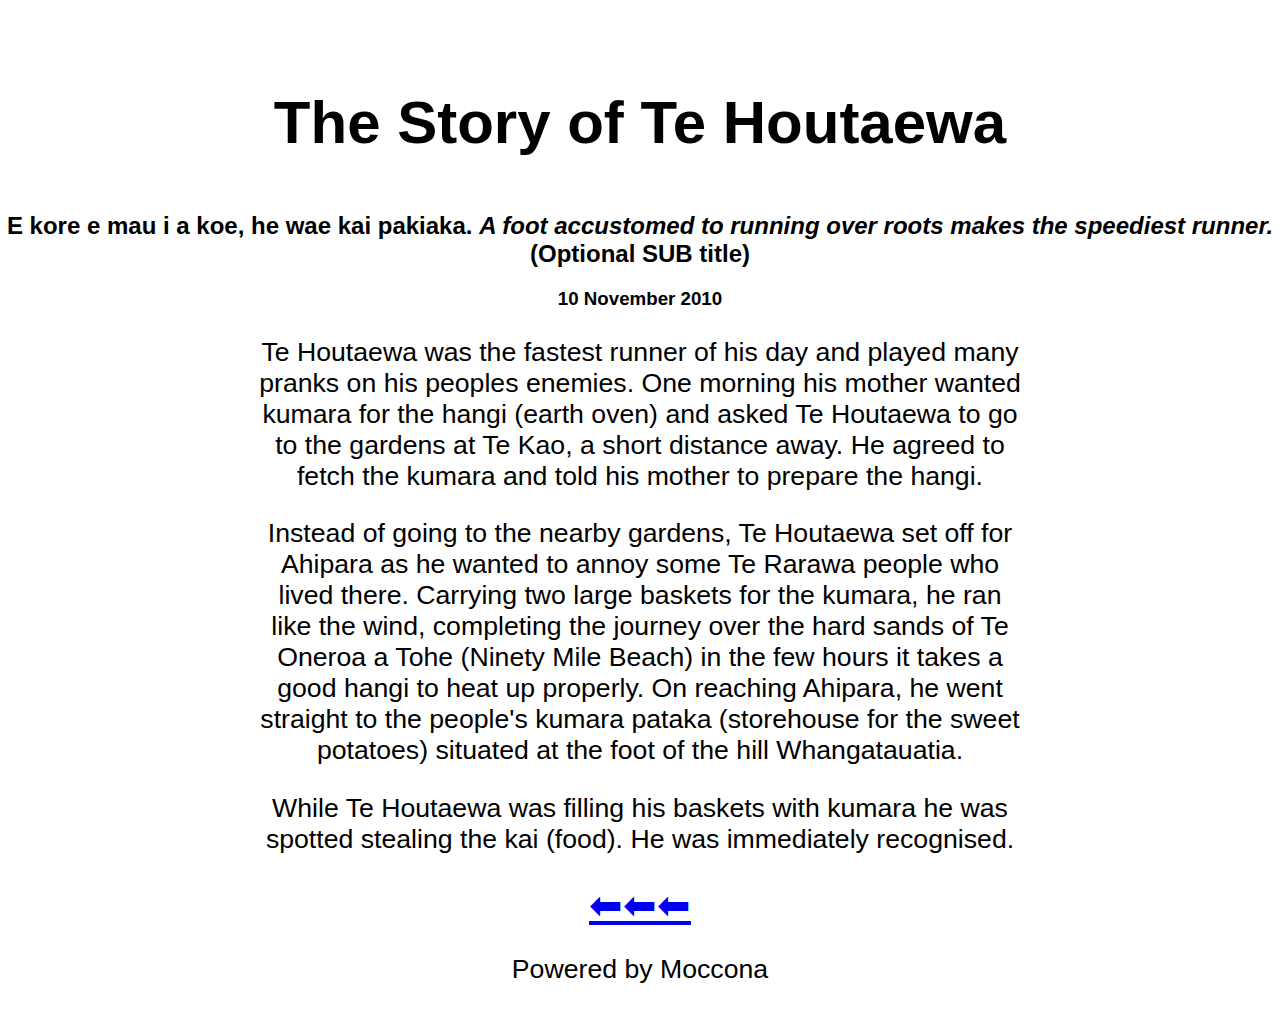
<file: blog/te-houtaewa-template.html>
<!DOCTYPE html>
<html>
  <head>
    <meta name="viewport" content="width=device-width, initial-scale=1" />
    <title>Stories and Legends (PAGE title)</title>
    <meta charset="UTF-8" />
    <link href="../styles/main.css" rel="stylesheet" type="text/css" />
  </head>

  <body class="w3-light-grey">
    <h1 class="title">The Story of Te Houtaewa</h1>
    <h2>
      E kore e mau i a koe, he wae kai pakiaka.
      <em
        >A foot accustomed to running over roots makes the speediest runner.</em
      >
      (Optional SUB title)
    </h2>
    <h3>10 November 2010</h3>

    <p>
      Te Houtaewa was the fastest runner of his day and played many pranks on
      his peoples enemies. One morning his mother wanted kumara for the hangi
      (earth oven) and asked Te Houtaewa to go to the gardens at Te Kao, a short
      distance away. He agreed to fetch the kumara and told his mother to
      prepare the hangi.
    </p>
    <p>
      Instead of going to the nearby gardens, Te Houtaewa set off for Ahipara as
      he wanted to annoy some Te Rarawa people who lived there. Carrying two
      large baskets for the kumara, he ran like the wind, completing the journey
      over the hard sands of Te Oneroa a Tohe (Ninety Mile Beach) in the few
      hours it takes a good hangi to heat up properly. On reaching Ahipara, he
      went straight to the people's kumara pataka (storehouse for the sweet
      potatoes) situated at the foot of the hill Whangatauatia.
    </p>
    <p>
      While Te Houtaewa was filling his baskets with kumara he was spotted
      stealing the kai (food). He was immediately recognised.
    </p>

    <a href="../index.html">⬅⬅⬅ </a>
    <footer class="w3-container w3-dark-grey w3-padding-32 w3-margin-top">
      
      <p>Powered by Moccona</a></p>
    </footer>
  </body>
</html>
</file>
<file: styles/main.css>
body {
  padding-top: 40px;
  font-family: 'Ysabeau SC', sans-serif;
  margin-left: auto;
  margin-right: auto;
  position: center;
}

#muchtext {
  margin-left: auto;
  margin-right: auto;
}

.title {
  width: 60%;
  font-size: 45pt;
  margin-bottom: 55px;
  font-family: 'Ysabeau SC', sans-serif;
}

p {
  width: 60%;

  margin-left: auto;
  margin-right: auto;
  position: center;
  font-family: 'Ysabeau SC', sans-serif;
  font-size: 20pt;
  text-align: center;
}
h1 {
  width: 60%;
  margin-left: auto;
  margin-right: auto;
  position: center;
  text-align: center;
  font-size: 30pt;
  margin-bottom: 65px;
  font-family: 'Ysabeau SC', sans-serif;
}
a {
  width: 60%;
  margin-left: auto;
  margin-right: auto;
  position: center;
  text-align: center;
  font-size: 30pt;
  margin-bottom: 65px;
  font-family: 'Ysabeau SC', sans-serif;
}

image {
  padding-top: 75px;
}

@media screen and (min-width: 0px) and (max-width: 400px) {
  body {
    text-align: center;
  }
}
@media screen and (min-width: 401px) and (max-width: 599px) {
  body {
    text-align: center;
  }
}
@media screen and (min-width: 600px) {
  body {
    text-align: center;
  }
}
</file>
